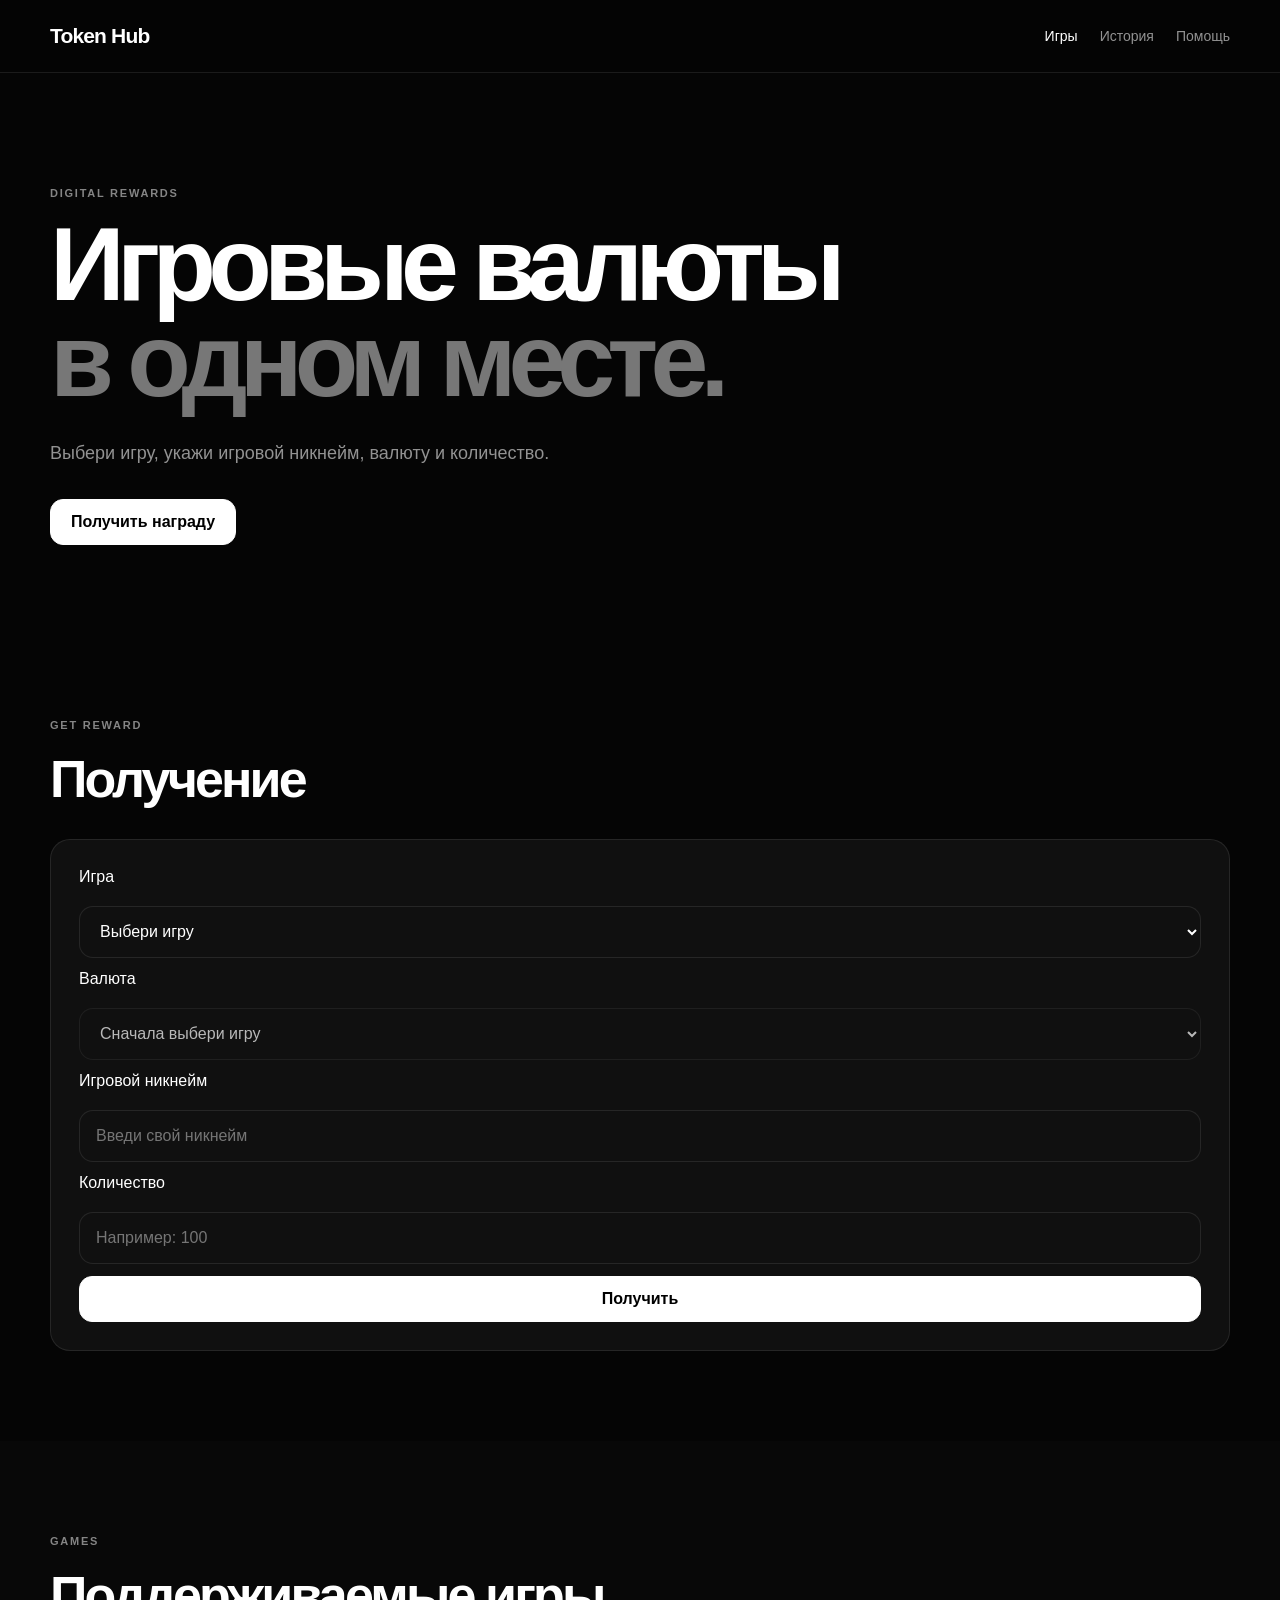
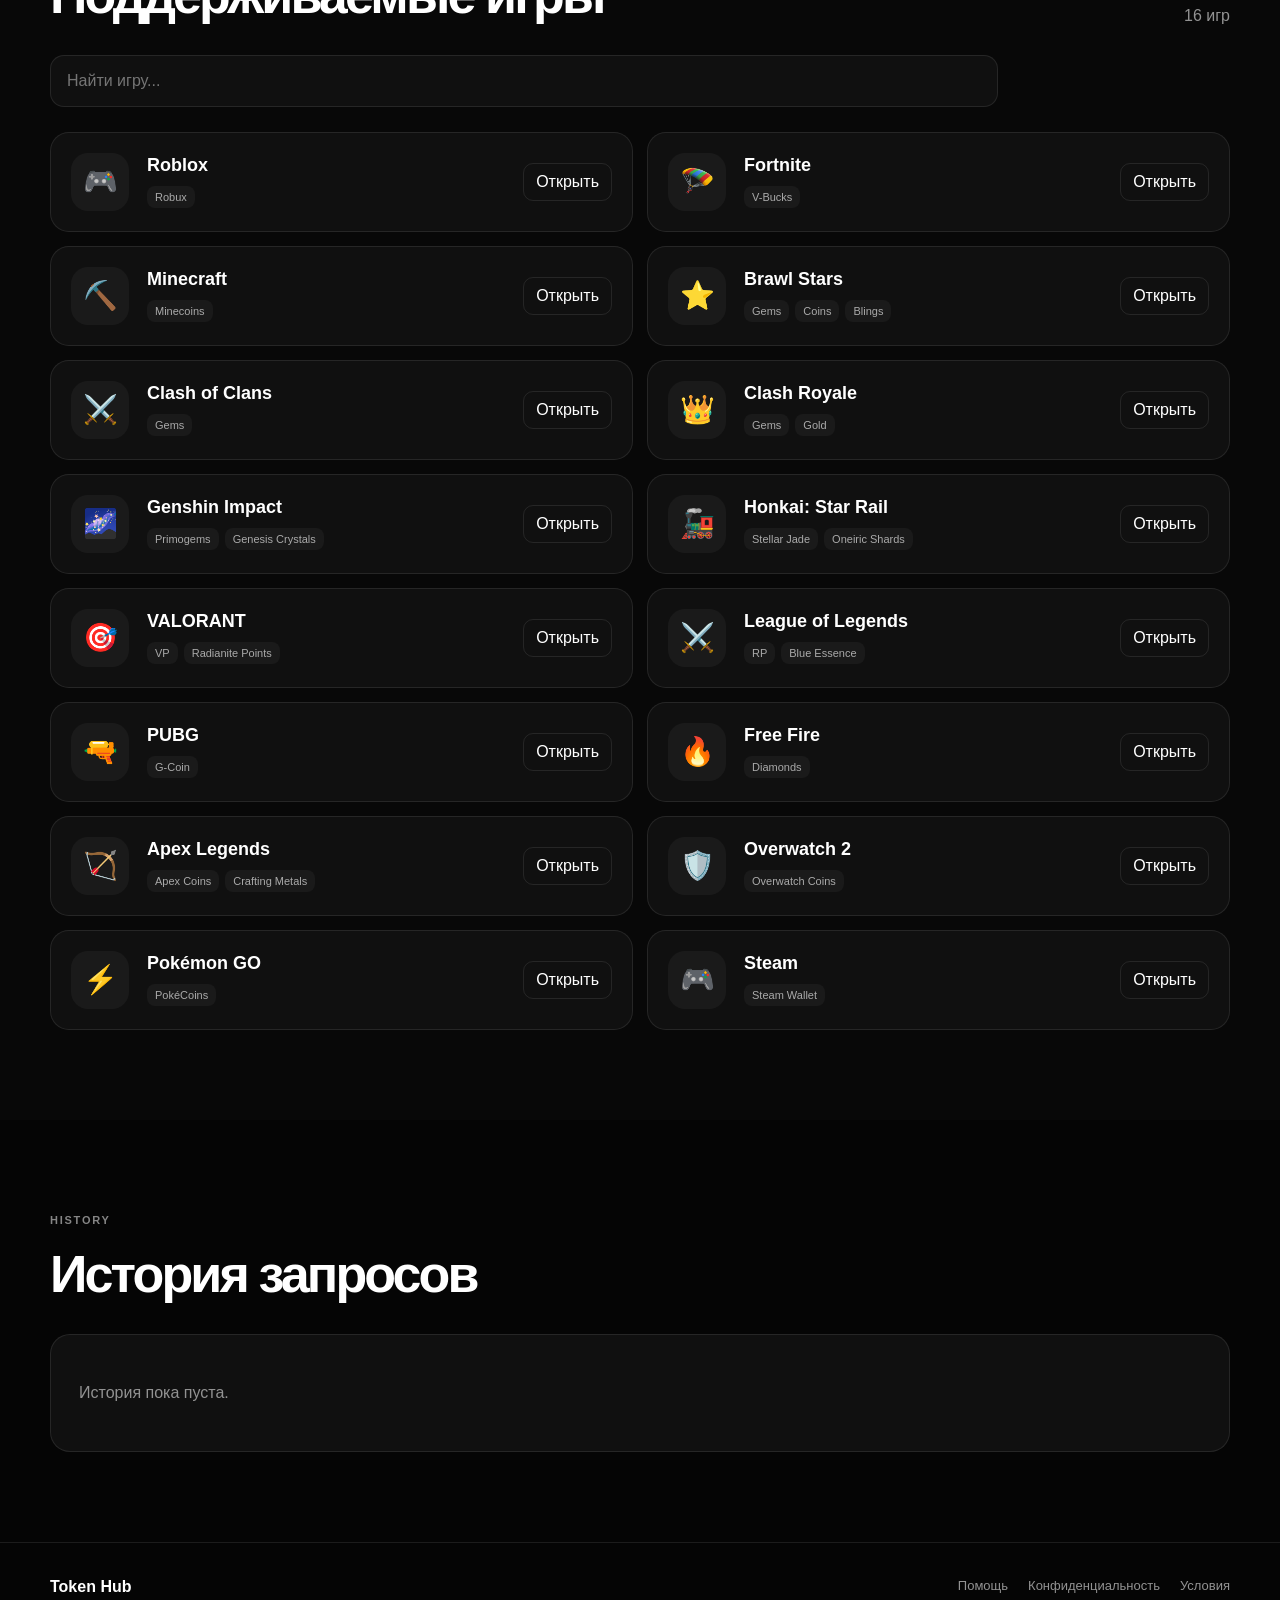
<file: index.html>
<!DOCTYPE html>
<html lang="ru">
<head>
  <meta charset="UTF-8">
  <meta
    name="viewport"
    content="width=device-width, initial-scale=1.0, viewport-fit=cover"
  >

  <meta
    name="description"
    content="Token Hub — получение игровых наград и цифровых валют."
  >

  <meta name="theme-color" content="#050505">

  <title>Token Hub</title>

  <link rel="manifest" href="manifest.json">
  <link rel="stylesheet" href="style.css">
</head>

<body>

<header class="site-header">
  <div class="container header-inner">

    <a href="index.html" class="brand">
      Token Hub
    </a>

    <nav class="nav">
      <a href="#games" class="active">Игры</a>
      <a href="#history">История</a>
      <a href="help.html">Помощь</a>
    </nav>

  </div>
</header>


<main>

  <!-- HERO -->

  <section class="hero">

    <div class="container">

      <div class="hero-content">

        <span class="eyebrow">
          DIGITAL REWARDS
        </span>

        <h1>
          Игровые валюты
          <span>в одном месте.</span>
        </h1>

        <p>
          Выбери игру, укажи игровой никнейм,
          валюту и количество.
        </p>

        <a
          href="#games"
          class="primary-button"
        >
          Получить награду
        </a>

      </div>

    </div>

  </section>


  <!-- GET CURRENCY -->

  <section class="section">

    <div class="container">

      <div class="section-heading">

        <div>
          <span class="eyebrow">
            GET REWARD
          </span>

          <h2>
            Получение
          </h2>
        </div>

      </div>


      <div class="legal-card">

        <form id="claimForm">

          <div class="form-group">

            <label for="gameSelect">
              Игра
            </label>

            <select
              id="gameSelect"
              class="text-input"
              required
            >
              <option value="">
                Выбери игру
              </option>
            </select>

          </div>


          <div class="form-group">

            <label for="currencySelect">
              Валюта
            </label>

            <select
              id="currencySelect"
              class="text-input"
              required
              disabled
            >
              <option value="">
                Сначала выбери игру
              </option>
            </select>

          </div>


          <div class="form-group">

            <label for="nicknameInput">
              Игровой никнейм
            </label>

            <input
              id="nicknameInput"
              class="text-input"
              type="text"
              maxlength="64"
              autocomplete="off"
              placeholder="Введи свой никнейм"
              required
            >

          </div>


          <div class="form-group">

            <label for="amountInput">
              Количество
            </label>

            <input
              id="amountInput"
              class="text-input"
              type="number"
              min="1"
              step="1"
              placeholder="Например: 100"
              required
            >

          </div>


          <button
            id="claimButton"
            type="submit"
            class="primary-button full"
          >
            Получить
          </button>

        </form>


        <div
          id="claimResult"
          class="empty-state"
          hidden
        ></div>

      </div>

    </div>

  </section>


  <!-- GAMES -->

  <section
    id="games"
    class="section section-alt"
  >

    <div class="container">

      <div class="section-heading">

        <div>

          <span class="eyebrow">
            GAMES
          </span>

          <h2>
            Поддерживаемые игры
          </h2>

        </div>

        <span
          id="gamesCount"
          class="counter"
        >
          0 игр
        </span>

      </div>


      <div class="search-panel">

        <input
          id="gameSearch"
          type="search"
          placeholder="Найти игру..."
          autocomplete="off"
        >

      </div>


      <div
        id="gamesGrid"
        class="games-grid"
      ></div>

    </div>

  </section>


  <!-- HISTORY -->

  <section
    id="history"
    class="section"
  >

    <div class="container">

      <div class="section-heading">

        <div>

          <span class="eyebrow">
            HISTORY
          </span>

          <h2>
            История запросов
          </h2>

        </div>

      </div>


      <div
        id="historyList"
        class="legal-card"
      >
        <p class="muted">
          История пока пуста.
        </p>
      </div>

    </div>

  </section>

</main>


<footer class="site-footer">

  <div class="container footer-inner">

    <strong>
      Token Hub
    </strong>

    <div>

      <a href="help.html">
        Помощь
      </a>

      <a href="privacy.html">
        Конфиденциальность
      </a>

      <a href="terms.html">
        Условия
      </a>

    </div>

  </div>

</footer>


<div
  id="toast"
  class="toast"
></div>


<script src="config.js"></script>
<script src="data.js"></script>
<script src="api.js"></script>
<script src="script.js"></script>

</body>
</html>
</file>
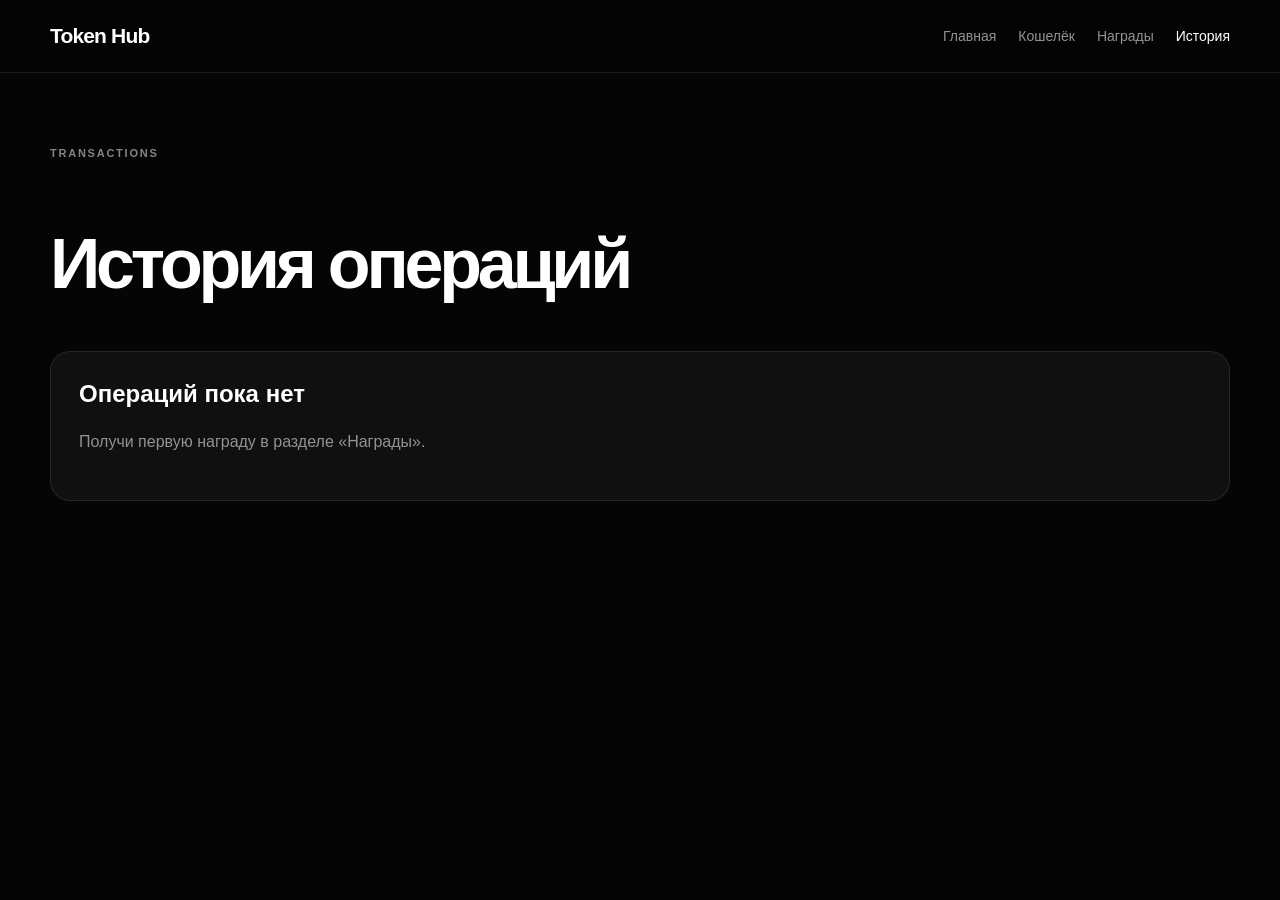
<file: transactions.html>
<!DOCTYPE html>
<html lang="ru">
<head>

  <meta charset="UTF-8">
  <meta
    name="viewport"
    content="width=device-width,initial-scale=1"
  >

  <title>История — Token Hub</title>

  <link rel="manifest" href="manifest.json">
  <link rel="stylesheet" href="style.css">

</head>

<body>

<header class="site-header">

  <div class="container header-inner">

    <a class="brand" href="index.html">
      Token Hub
    </a>

    <nav class="nav">

      <a href="index.html">
        Главная
      </a>

      <a href="wallet.html">
        Кошелёк
      </a>

      <a href="rewards.html">
        Награды
      </a>

      <a href="transactions.html" class="active">
        История
      </a>

    </nav>

  </div>

</header>

<main class="container legal-page">

  <span class="eyebrow">TRANSACTIONS</span>

  <h1>История операций</h1>

  <div id="transactions"></div>

</main>

<script src="config.js"></script>
<script src="data.js"></script>
<script src="api.js"></script>

<script>

document.addEventListener(
  "DOMContentLoaded",
  async () => {

    const container =
      document.getElementById("transactions");

    const transactions =
      await TokenHubAPI.getTransactions();

    if (!transactions.length) {

      container.innerHTML = `
        <section class="legal-card">
          <h2>Операций пока нет</h2>
          <p>
            Получи первую награду в разделе
            «Награды».
          </p>
        </section>
      `;

      return;
    }

    container.innerHTML =
      transactions.map(item => {

        const date =
          new Date(item.date)
            .toLocaleString("ru-RU");

        const sign =
          item.amount >= 0 ? "+" : "";

        return `
          <section class="legal-card">

            <h2>
              ${item.reason}
            </h2>

            <p>
              ${date}
            </p>

            <strong>
              ${sign}${item.amount} THC
            </strong>

            <p>
              Баланс после операции:
              ${item.balanceAfter} THC
            </p>

          </section>
        `;

      }).join("");

  }
);

</script>

</body>
</html>
</file>
<file: style.css>
:root {
  --bg: #050505;
  --bg-soft: #0b0b0b;
  --card: #101010;
  --card-hover: #151515;
  --border: rgba(255,255,255,.09);
  --text: #fff;
  --muted: #929292;
  --accent: #fff;
  --radius: 22px;
}

* {
  box-sizing: border-box;
}

html {
  scroll-behavior: smooth;
}

body {
  margin: 0;
  background: var(--bg);
  color: var(--text);
  font-family:
    -apple-system,
    BlinkMacSystemFont,
    "SF Pro Display",
    "Segoe UI",
    sans-serif;
}

a {
  color: inherit;
  text-decoration: none;
}

button,
input,
select {
  font: inherit;
}

button {
  cursor: pointer;
}

.container {
  width: min(1180px, calc(100% - 32px));
  margin: 0 auto;
}

.site-header {
  position: sticky;
  top: 0;
  z-index: 50;

  background: rgba(5,5,5,.82);
  backdrop-filter: blur(20px);

  border-bottom: 1px solid var(--border);
}

.header-inner {
  min-height: 72px;

  display: flex;
  align-items: center;
  gap: 28px;
}

.brand {
  font-size: 21px;
  font-weight: 800;
  letter-spacing: -.04em;
}

.nav {
  display: flex;
  align-items: center;
  gap: 22px;
  margin-left: auto;
}

.nav a {
  color: var(--muted);
  font-size: 14px;
}

.nav a:hover,
.nav a.active {
  color: white;
}

.profile-button,
.header-button {
  border: 1px solid var(--border);
  background: #111;
  color: white;
  padding: 10px 15px;
  border-radius: 12px;
}

.hero {
  padding: 110px 0 80px;
}

.hero-content {
  max-width: 800px;
}

.eyebrow {
  display: inline-block;
  color: #858585;
  font-size: 11px;
  font-weight: 800;
  letter-spacing: .16em;
  margin-bottom: 18px;
}

.hero h1 {
  margin: 0;

  font-size: clamp(54px, 9vw, 104px);
  line-height: .92;
  letter-spacing: -.075em;
}

.hero h1 span {
  color: #777;
}

.hero p {
  max-width: 600px;

  margin: 30px 0;

  color: var(--muted);
  font-size: 18px;
  line-height: 1.7;
}

.hero-actions,
.wallet-actions {
  display: flex;
  gap: 12px;
  flex-wrap: wrap;
}

.primary-button,
.secondary-button {
  display: inline-flex;
  align-items: center;
  justify-content: center;

  min-height: 46px;
  padding: 0 20px;

  border-radius: 13px;

  transition:
    transform .2s,
    background .2s;
}

.primary-button {
  border: 1px solid white;
  background: white;
  color: black;
  font-weight: 700;
}

.secondary-button {
  border: 1px solid var(--border);
  background: #111;
  color: white;
}

.primary-button:hover,
.secondary-button:hover {
  transform: translateY(-2px);
}

.wallet-preview {
  padding-bottom: 70px;
}

.wallet-card {
  padding: 28px;

  display: flex;
  align-items: center;
  justify-content: space-between;
  gap: 30px;

  border: 1px solid var(--border);
  border-radius: var(--radius);

  background:
    radial-gradient(
      circle at 80% 20%,
      rgba(255,255,255,.08),
      transparent 35%
    ),
    #0d0d0d;
}

.muted {
  color: var(--muted);
}

.balance {
  margin-top: 6px;

  font-size: 42px;
  font-weight: 800;
  letter-spacing: -.04em;
}

.balance small {
  font-size: 16px;
  color: #888;
}

.section {
  padding: 90px 0;
}

.section-alt {
  background: #080808;
}

.section-heading {
  display: flex;
  justify-content: space-between;
  align-items: end;
  gap: 20px;
  margin-bottom: 30px;
}

.section-heading h2 {
  margin: 0;
  font-size: clamp(32px, 5vw, 52px);
  letter-spacing: -.055em;
}

.counter {
  color: var(--muted);
}

.search-panel {
  display: grid;
  grid-template-columns: 1fr 220px;
  gap: 12px;

  margin-bottom: 25px;
}

.search-panel input,
.search-panel select,
.text-input {
  width: 100%;
  min-height: 52px;

  padding: 0 16px;

  color: white;
  background: #101010;

  border: 1px solid var(--border);
  border-radius: 14px;

  outline: none;
}

.search-panel input:focus,
.search-panel select:focus,
.text-input:focus {
  border-color: rgba(255,255,255,.3);
}

.games-grid {
  display: grid;
  grid-template-columns: repeat(2, minmax(0,1fr));
  gap: 14px;
}

.game-card {
  display: flex;
  align-items: center;
  gap: 18px;

  padding: 20px;

  border: 1px solid var(--border);
  border-radius: 19px;

  background: var(--card);

  transition:
    transform .2s,
    background .2s;
}

.game-card:hover {
  transform: translateY(-3px);
  background: var(--card-hover);
}

.game-icon {
  width: 58px;
  height: 58px;

  display: grid;
  place-items: center;

  flex: 0 0 auto;

  border-radius: 17px;
  background: #1a1a1a;

  font-size: 28px;
}

.game-content {
  min-width: 0;
  flex: 1;
}

.game-content h3 {
  margin: 0 0 10px;
  font-size: 18px;
}

.currency-list {
  display: flex;
  flex-wrap: wrap;
  gap: 6px;
}

.currency-tag {
  padding: 5px 8px;

  border-radius: 8px;

  background: #1a1a1a;
  color: #aaa;

  font-size: 11px;
}

.game-button {
  border: 1px solid var(--border);
  background: transparent;
  color: white;

  padding: 9px 12px;
  border-radius: 10px;
}

.steps-grid {
  display: grid;
  grid-template-columns: repeat(3,1fr);
  gap: 15px;
}

.step-card {
  padding: 25px;

  border: 1px solid var(--border);
  border-radius: 20px;

  background: #101010;
}

.step-card > span {
  color: #666;
  font-size: 12px;
}

.step-card h3 {
  margin: 35px 0 10px;
}

.step-card p {
  margin: 0;

  color: var(--muted);
  line-height: 1.65;
}

.site-footer {
  padding: 35px 0;
  border-top: 1px solid var(--border);
}

.footer-inner {
  display: flex;
  justify-content: space-between;
  gap: 20px;
}

.footer-inner div {
  display: flex;
  gap: 20px;
}

.footer-inner a {
  color: var(--muted);
  font-size: 13px;
}

.modal {
  position: fixed;
  inset: 0;

  display: grid;
  place-items: center;

  padding: 20px;

  background: rgba(0,0,0,.75);
  backdrop-filter: blur(12px);

  z-index: 100;
}

.modal.hidden {
  display: none;
}

.modal-card {
  position: relative;

  width: min(440px,100%);

  padding: 28px;

  border: 1px solid var(--border);
  border-radius: 24px;

  background: #111;
}

.modal-card h2 {
  margin-top: 0;
}

.modal-close {
  position: absolute;
  top: 15px;
  right: 15px;

  width: 35px;
  height: 35px;

  border: 0;
  border-radius: 10px;

  background: #1a1a1a;
  color: white;

  font-size: 22px;
}

.text-input {
  margin: 20px 0 12px;
}

.full {
  width: 100%;
}

.toast {
  position: fixed;
  left: 50%;
  bottom: 25px;

  transform:
    translate(-50%, 20px);

  opacity: 0;

  padding: 13px 17px;

  border: 1px solid var(--border);
  border-radius: 13px;

  background: #171717;

  color: white;

  pointer-events: none;

  transition: .25s;

  z-index: 200;
}

.toast.show {
  opacity: 1;
  transform: translate(-50%,0);
}

.empty-state {
  grid-column: 1/-1;

  padding: 60px 20px;

  text-align: center;

  border: 1px dashed var(--border);
  border-radius: 20px;
}

.empty-icon {
  font-size: 40px;
  color: #555;
}

.empty-state p {
  color: var(--muted);
}

.error-page {
  min-height: 100vh;

  display: grid;
  place-items: center;

  padding: 20px;
}

.error-card {
  max-width: 500px;
  text-align: center;
}

.error-code {
  font-size: 100px;
  font-weight: 900;
  letter-spacing: -.08em;
}

.legal-page {
  padding-top: 70px;
  padding-bottom: 100px;
}

.legal-page h1 {
  font-size: clamp(40px,7vw,70px);
  letter-spacing: -.06em;
}

.legal-card {
  margin-top: 20px;
  padding: 28px;

  border: 1px solid var(--border);
  border-radius: 20px;

  background: #101010;
}

.legal-card h2 {
  margin-top: 28px;
}

.legal-card h2:first-child {
  margin-top: 0;
}

.legal-card p {
  color: var(--muted);
  line-height: 1.75;
}

@media (max-width: 800px) {

  .nav {
    display: none;
  }

  .wallet-card {
    flex-direction: column;
    align-items: flex-start;
  }

  .games-grid {
    grid-template-columns: 1fr;
  }

  .steps-grid {
    grid-template-columns: 1fr;
  }

  .search-panel {
    grid-template-columns: 1fr;
  }

}

@media (max-width: 520px) {

  .container {
    width: min(100% - 22px,1180px);
  }

  .hero {
    padding-top: 70px;
  }

  .hero h1 {
    font-size: 56px;
  }

  .game-card {
    align-items: flex-start;
  }

  .game-button {
    margin-left: auto;
  }

  .footer-inner {
    flex-direction: column;
  }

  .footer-inner div {
    flex-direction: column;
    gap: 10px;
  }

}
</file>
